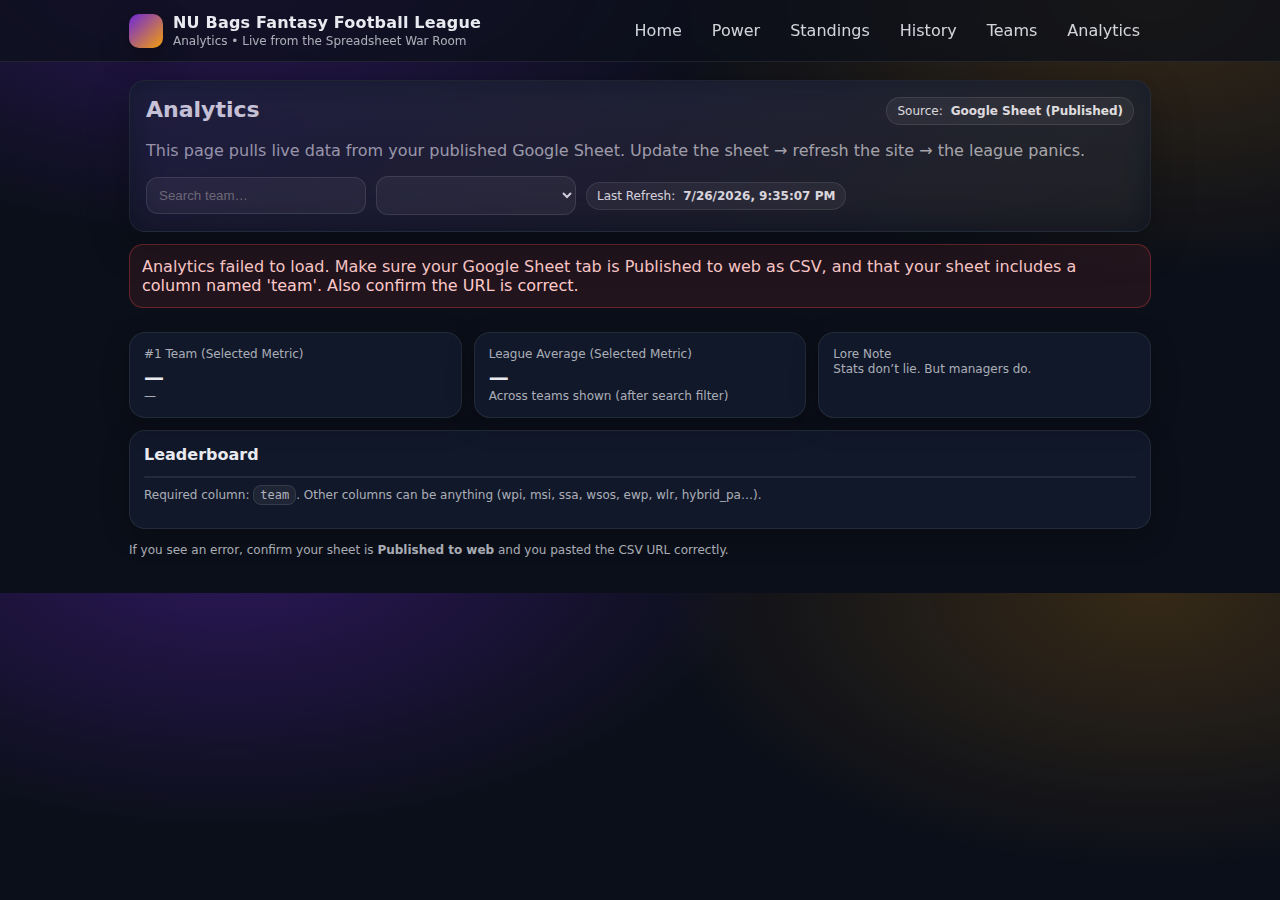
<file: analytics.html>
<!doctype html>
<html lang="en">
<head>
  <meta charset="UTF-8"/>
  <meta name="viewport" content="width=device-width, initial-scale=1.0"/>
  <title>NUBFFL — Analytics</title>
  <link rel="stylesheet" href="assets/styles.css"/>
  <style>
    .controls{display:flex;gap:10px;flex-wrap:wrap;align-items:center;margin-top:12px}
    .input{
      padding:10px 12px;border-radius:12px;
      background:rgba(255,255,255,.06);
      border:1px solid rgba(255,255,255,.12);
      color:var(--text); min-width:220px;
      outline:none;
    }
    .select{min-width:200px}
    .kpis{display:grid;grid-template-columns:repeat(auto-fit,minmax(220px,1fr));gap:12px;margin-top:12px}
    .kpi-title{font-size:12px;color:var(--muted)}
    .kpi-value{font-size:20px;font-weight:900;margin-top:4px}
    .small{font-size:12px}
    .note{white-space:pre-wrap;line-height:1.35}
  </style>
</head>

<body data-page="analytics">
  <nav class="nav">
    <div class="nav-inner">
      <div class="brand">
        <div class="badge"></div>
        <div>
          <div class="brand-title">NU Bags Fantasy Football League</div>
          <div class="brand-sub">Analytics • Live from the Spreadsheet War Room</div>
        </div>
      </div>
      <div class="links">
        <a class="link" href="index.html">Home</a>
        <a class="link" href="power-rankings.html">Power</a>
        <a class="link" href="standings.html">Standings</a>
        <a class="link" href="history.html">History</a>
        <a class="link" href="teams.html">Teams</a>
        <a class="link" href="analytics.html">Analytics</a>
      </div>
    </div>
  </nav>

  <main class="container">
    <section class="hero">
      <div class="hero-title">
        <h1>Analytics</h1>
        <div class="pill">Source: <b id="srcLabel">Google Sheet (Published)</b></div>
      </div>
      <p class="muted">
        This page pulls live data from your published Google Sheet.
        Update the sheet → refresh the site → the league panics.
      </p>

      <div class="controls">
        <input id="search" class="input" placeholder="Search team…"/>
        <select id="metric" class="input select"></select>
        <span class="pill">Last Refresh: <b id="refreshTime">—</b></span>
      </div>
    </section>

    <div id="errorBox" class="error" style="display:none;"></div>

    <section class="kpis">
      <div class="card">
        <div class="kpi-title">#1 Team (Selected Metric)</div>
        <div id="topTeam" class="kpi-value">—</div>
        <div id="topVal" class="muted small">—</div>
      </div>
      <div class="card">
        <div class="kpi-title">League Average (Selected Metric)</div>
        <div id="avgVal" class="kpi-value">—</div>
        <div class="muted small">Across teams shown (after search filter)</div>
      </div>
      <div class="card">
        <div class="kpi-title">Lore Note</div>
        <div class="note muted small">Stats don’t lie. But managers do.</div>
      </div>
    </section>

    <section class="card" style="margin-top:12px;">
      <h2 class="section-title">Leaderboard</h2>
      <table class="table">
        <thead id="thead"></thead>
        <tbody id="tbody"></tbody>
      </table>
      <p class="muted small" style="margin-top:10px;">
        Required column: <code>team</code>. Other columns can be anything (wpi, msi, ssa, wsos, ewp, wlr, hybrid_pa…).
      </p>
    </section>

    <footer class="footer muted">
      If you see an error, confirm your sheet is <b>Published to web</b> and you pasted the CSV URL correctly.
    </footer>
  </main>

  <script>
    // ✅ PASTE your published CSV URL here
    // Example format:
    // https://docs.google.com/spreadsheets/d/e/XXXXX/pub?output=csv&gid=123456789
    const SHEET_CSV_URL = "https://docs.google.com/spreadsheets/d/e/2PACX-1vSIVNZsrdy0NNNJffkyevyv137lGtlhMKcy-jZOO4acL_iMKRpcAUuRZW0zTNFPs9v2aYijw74LRTmf/pub?gid=906872024&single=true&output=csv";

    document.getElementById("refreshTime").textContent = new Date().toLocaleString();

    function parseCSV(text){
      const rows = [];
      let row = [], field = "", inQuotes = false;
      for (let i=0;i<text.length;i++){
        const c = text[i], n = text[i+1];
        if (c === '"'){
          if (inQuotes && n === '"'){ field += '"'; i++; }
          else inQuotes = !inQuotes;
        } else if (c === ',' && !inQuotes){
          row.push(field); field = "";
        } else if ((c === '\n' || c === '\r') && !inQuotes){
          if (field.length || row.length){ row.push(field); rows.push(row); }
          field = ""; row = [];
          if (c === '\r' && n === '\n') i++;
        } else {
          field += c;
        }
      }
      if (field.length || row.length){ row.push(field); rows.push(row); }
      return rows;
    }

    function normalizeHeader(h){
      return (h || "").trim().toLowerCase().replace(/\s+/g, "_");
    }

    function num(x){
      const v = Number(String(x ?? "").replace(/[^0-9.\-]/g,""));
      return Number.isFinite(v) ? v : null;
    }

    let allRows = [];
    let headers = [];

    function buildMetricDropdown(){
      const allowed = ["wsos","fsi+","wlr","cs","wpi"];
      const metricSel = document.getElementById("metric");
      metricSel.innerHTML = "";

      // All columns except team are metrics
      const metrics = headers.filter(h => h !== "team");
      // Default preferences if present
      const preferred = ["wpi","msi","ssa","wsos","ewp","wlr","hybrid_pa","hybridpa"];
      metrics.sort((a,b)=>{
        const ai = preferred.indexOf(a), bi = preferred.indexOf(b);
        if (ai === -1 && bi === -1) return a.localeCompare(b);
        if (ai === -1) return 1;
        if (bi === -1) return -1;
        return ai - bi;
      });

      metrics.forEach(m=>{
        const opt = document.createElement("option");
        opt.value = m;
        opt.textContent = m.replaceAll("_"," ").toUpperCase();
        metricSel.appendChild(opt);
      });

      // choose first metric, fallback
      if (!metricSel.value && metrics.length) metricSel.value = metrics[0];
    }

    function renderTable(){
      const q = document.getElementById("search").value.trim().toLowerCase();
      const metric = document.getElementById("metric").value;

      const filtered = allRows
        .filter(r => r.team && r.team.toLowerCase().includes(q))
        .map(r => ({...r, _metric: num(r[metric])}))
        .filter(r => r._metric !== null);

      filtered.sort((a,b)=> b._metric - a._metric);

      // KPIs
      const top = filtered[0];
      document.getElementById("topTeam").textContent = top ? top.team : "—";
      document.getElementById("topVal").textContent = top ? `${metric.toUpperCase()}: ${top._metric.toFixed(2)}` : "—";

      const avg = filtered.length
        ? (filtered.reduce((s,r)=> s + r._metric, 0) / filtered.length)
        : null;
      document.getElementById("avgVal").textContent = avg === null ? "—" : avg.toFixed(2);

      // table head (Team + selected metric + a few commonly interesting ones if they exist)
      const extras = ["wpi","msi","ssa","wsos","ewp","wlr","hybrid_pa","hybridpa"]
        .filter(h => h !== metric && headers.includes(h));

      const showCols = ["team", metric, ...extras.slice(0,4)];
      const thead = document.getElementById("thead");
      thead.innerHTML = `
        <tr>
          <th>#</th>
          ${showCols.map(c => `<th>${c === "team" ? "Team" : c.replaceAll("_"," ").toUpperCase()}</th>`).join("")}
        </tr>
      `;

      const tbody = document.getElementById("tbody");
      tbody.innerHTML = "";
      filtered.forEach((r, idx)=>{
        const tr = document.createElement("tr");
        tr.innerHTML = `
          <td>${idx+1}</td>
          ${showCols.map(c=>{
            if (c === "team") return `<td><b>${r.team}</b></td>`;
            const v = num(r[c]);
            return `<td>${v === null ? "—" : v.toFixed(2)}</td>`;
          }).join("")}
        `;
        tbody.appendChild(tr);
      });
    }

    async function init(){
      try{
        if (!SHEET_CSV_URL || SHEET_CSV_URL.includes("PASTE_YOUR")) {
          throw new Error("Missing SHEET_CSV_URL");
        }

        const res = await fetch(SHEET_CSV_URL, { cache: "no-store" });
        if (!res.ok) throw new Error("Fetch failed");
        const csv = await res.text();

        const rows = parseCSV(csv);
        if (!rows.length) throw new Error("No data");

        headers = rows[0].map(normalizeHeader);
        const teamIdx = headers.indexOf("team");
        if (teamIdx === -1) throw new Error("No 'team' column found");

        allRows = rows.slice(1)
          .filter(r => r.some(x => String(x||"").trim() !== ""))
          .map(r=>{
            const obj = {};
            headers.forEach((h,i)=> obj[h] = (r[i] ?? "").trim());
            return obj;
          })
          .filter(o => o.team);

        buildMetricDropdown();
        renderTable();

        document.getElementById("search").addEventListener("input", renderTable);
        document.getElementById("metric").addEventListener("change", renderTable);

      }catch(e){
        console.error(e);
        const box = document.getElementById("errorBox");
        box.style.display = "block";
        box.textContent =
          "Analytics failed to load. Make sure your Google Sheet tab is Published to web as CSV, " +
          "and that your sheet includes a column named 'team'. Also confirm the URL is correct.";
      }
    }

    init();
  </script>
</body>
</html>
</file>
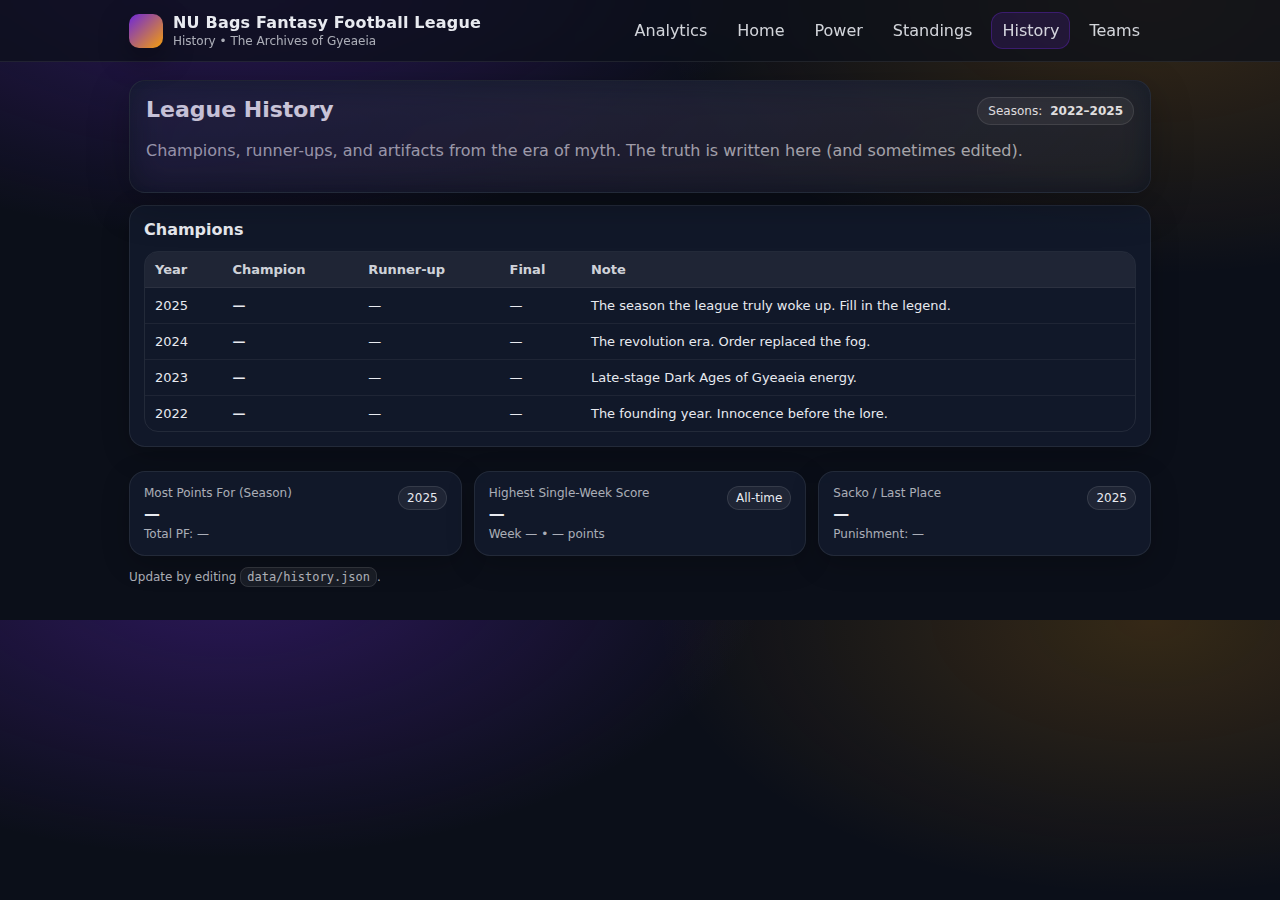
<file: history.html>
<!doctype html>
<html lang="en">
<head>
  <meta charset="UTF-8"/>
  <meta name="viewport" content="width=device-width, initial-scale=1.0"/>
  <title>NUBFFL — History</title>
  <link rel="stylesheet" href="assets/styles.css"/>
</head>
<body data-page="history">
  <nav class="nav">
    <div class="nav-inner">
      <div class="brand">
        <div class="badge"></div>
        <div>
          <div class="brand-title">NU Bags Fantasy Football League</div>
          <div class="brand-sub">History • The Archives of Gyeaeia</div>
        </div>
      </div>
      <div class="links">
        <a class="link" href="analytics.html">Analytics</a>
        <a class="link" href="index.html">Home</a>
        <a class="link" href="power-rankings.html">Power</a>
        <a class="link" href="standings.html">Standings</a>
        <a class="link" href="history.html">History</a>
        <a class="link" href="teams.html">Teams</a>
      </div>
    </div>
  </nav>

  <main class="container">
    <section class="hero">
      <div class="hero-title">
        <h1>League History</h1>
        <div class="pill">Seasons: <b id="hRange">—</b></div>
      </div>
      <p class="muted">
        Champions, runner-ups, and artifacts from the era of myth. The truth is written here (and sometimes edited).
      </p>
    </section>

    <div id="errorBox" class="error" style="display:none;"></div>

    <section class="card">
      <h2 class="section-title">Champions</h2>
      <table class="table">
        <thead>
          <tr>
            <th>Year</th>
            <th>Champion</th>
            <th>Runner-up</th>
            <th>Final</th>
            <th>Note</th>
          </tr>
        </thead>
        <tbody id="champBody"></tbody>
      </table>
    </section>

    <section class="grid" id="awards" style="margin-top:12px;"></section>

    <footer class="footer muted">
      Update by editing <code>data/history.json</code>.
    </footer>
  </main>

  <script src="assets/app.js"></script>
</body>
</html>
</file>
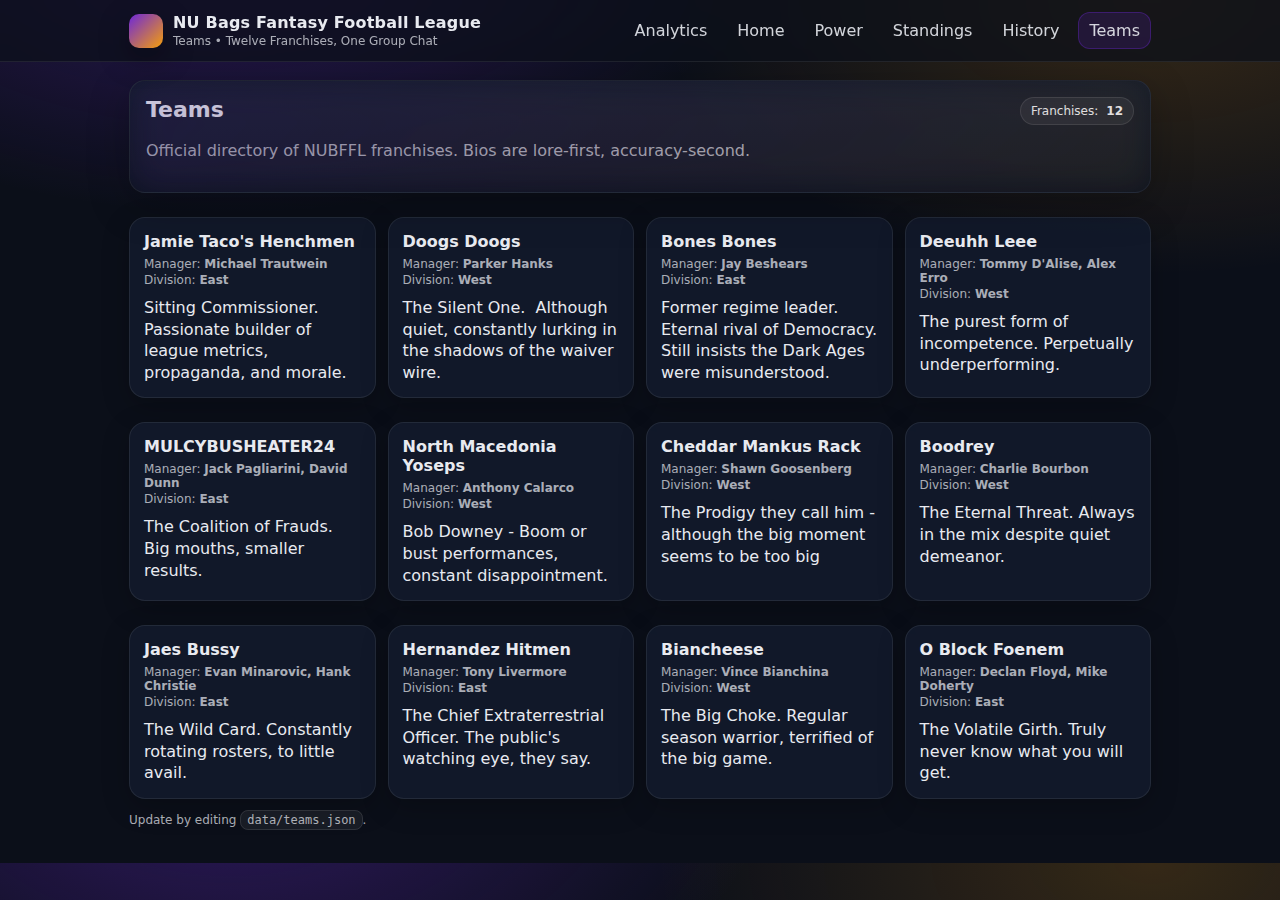
<file: teams.html>
<!doctype html>
<html lang="en">
<head>
  <meta charset="UTF-8"/>
  <meta name="viewport" content="width=device-width, initial-scale=1.0"/>
  <title>NUBFFL — Teams</title>
  <link rel="stylesheet" href="assets/styles.css"/>
</head>
<body data-page="teams">
  <nav class="nav">
    <div class="nav-inner">
      <div class="brand">
        <div class="badge"></div>
        <div>
          <div class="brand-title">NU Bags Fantasy Football League</div>
          <div class="brand-sub">Teams • Twelve Franchises, One Group Chat</div>
        </div>
      </div>
      <div class="links">
        <a class="link" href="analytics.html">Analytics</a>
        <a class="link" href="index.html">Home</a>
        <a class="link" href="power-rankings.html">Power</a>
        <a class="link" href="standings.html">Standings</a>
        <a class="link" href="history.html">History</a>
        <a class="link" href="teams.html">Teams</a>
      </div>
    </div>
  </nav>

  <main class="container">
    <section class="hero">
      <div class="hero-title">
        <h1>Teams</h1>
        <div class="pill">Franchises: <b>12</b></div>
      </div>
      <p class="muted">Official directory of NUBFFL franchises. Bios are lore-first, accuracy-second.</p>
    </section>

    <div id="errorBox" class="error" style="display:none;"></div>

    <section id="teamsGrid" class="grid"></section>

    <footer class="footer muted">
      Update by editing <code>data/teams.json</code>.
    </footer>
  </main>

  <script src="assets/app.js"></script>
</body>
</html>
</file>
<file: assets/styles.css>
:root{
  --bg:#070a12;
  --card:#0f1730;
  --panel:#0b1022;
  --text:#f1f3f9;
  --muted:rgba(241,243,249,.72);
  --border:rgba(255,255,255,.10);

  --purple-main: #4b2e83;     /* Northwestern purple */
  --purple-soft: #ede9f6;     /* light lavender */
  --purple-border: #d6cdee;   /* soft border */
  --purple-hover: #5f3aa6;
}

}

body{
  background: #ffffff;
  color: #1a1a1a;
}


.hero{
  position: relative;
  overflow: hidden;
}

.hero:before{
  content:"";
  position:absolute;
  inset:-2px;
  background:
    linear-gradient(135deg, rgba(75,46,131,.45), rgba(202,166,75,.18));
  filter: blur(18px);
  opacity:.55;
  pointer-events:none;
}

.badge{
  background: linear-gradient(135deg, var(--purple2), var(--gold2));
}

.card{
  background: #ffffff;
  border: 2px solid var(--purple-border);
  border-radius: 16px;
  padding: 16px;
  box-shadow: 0 8px 24px rgba(75,46,131,.08);
}

.card:hover{
  border-color: var(--purple-main);
  box-shadow: 0 12px 32px rgba(75,46,131,.14);
}

.table tr:hover td{
  background: rgba(255,255,255,.03);
}

:root{
  --bg:#0b0f19;
  --card:#121a2b;
  --panel:#0c1220;
  --text:#e8eaf0;
  --muted:rgba(232,234,240,.72);
  --border:rgba(255,255,255,.10);
  --purple:#6d28d9;
  --gold:#f59e0b;
  --blue:#3b82f6;
  --red:#ef4444;
  --radius:16px;
}

*{box-sizing:border-box}
body{
  margin:0;
  font-family: ui-sans-serif, system-ui, -apple-system, Segoe UI, Roboto, Helvetica, Arial;
  color:var(--text);
  background:
    radial-gradient(900px 500px at 18% -10%, rgba(109,40,217,.35), transparent 60%),
    radial-gradient(900px 500px at 90% 0%, rgba(245,158,11,.18), transparent 55%),
    var(--bg);
}

a{color:inherit;text-decoration:none}
code{
  background:rgba(255,255,255,.06);
  border:1px solid rgba(255,255,255,.10);
  padding:2px 6px;
  border-radius:8px;
}

.nav{
  position:sticky;
  top:0;
  z-index:10;
  backdrop-filter: blur(10px);
  background: rgba(11,15,25,.72);
  border-bottom: 1px solid rgba(255,255,255,.08);
}
.nav-inner{
  max-width:1050px;
  margin:0 auto;
  padding:12px 14px;
  display:flex;
  align-items:center;
  justify-content:space-between;
  gap:12px;
  flex-wrap:wrap;
}

.brand{display:flex; align-items:center; gap:10px}
.badge{
  width:34px;height:34px;border-radius:10px;
  background: linear-gradient(135deg, rgba(109,40,217,1), rgba(245,158,11,1));
  box-shadow: 0 10px 30px rgba(0,0,0,.35);
}
.brand-title{font-weight:900; letter-spacing:.2px}
.brand-sub{font-size:12px; color:var(--muted); margin-top:2px}

.links{display:flex; gap:8px; flex-wrap:wrap}
.link{
  padding:8px 10px;
  border-radius:12px;
  border:1px solid transparent;
  color:rgba(232,234,240,.9);
}
.link:hover{background:rgba(255,255,255,.05); border-color:rgba(255,255,255,.08)}
.link.active{background:rgba(109,40,217,.16); border-color:rgba(109,40,217,.35)}

.container{max-width:1050px; margin:0 auto; padding:18px 14px 36px}

.hero{
  border:1px solid rgba(255,255,255,.08);
  border-radius: var(--radius);
  background: linear-gradient(180deg, rgba(18,26,43,.88), rgba(12,18,32,.88));
  padding:16px;
  box-shadow:0 12px 40px rgba(0,0,0,.25);
}
.hero-title{display:flex; align-items:flex-start; justify-content:space-between; gap:12px; flex-wrap:wrap}
h1{margin:0;font-size:22px}
h2{margin:0 0 10px; font-size:16px}
.section-title{margin:0 0 12px; font-size:16px}
.muted{color:var(--muted)}

.pill{
  display:inline-flex; align-items:center; gap:8px;
  font-size:12px;
  padding:6px 10px;
  border-radius:999px;
  background:rgba(255,255,255,.06);
  border:1px solid rgba(255,255,255,.10);
}

.card{
  margin-top:12px;
  background: rgba(18,26,43,.90);
  border:1px solid rgba(255,255,255,.08);
  border-radius: var(--radius);
  padding:14px;
  box-shadow:0 8px 28px rgba(0,0,0,.22);
}

.grid{
  display:grid;
  grid-template-columns: repeat(auto-fit, minmax(240px, 1fr));
  gap:12px;
  margin-top:12px;
}

.stack{display:flex; flex-direction:column; gap:10px; margin-top:12px}

.rank-row{
  background: rgba(12,18,32,.92);
  border:1px solid rgba(255,255,255,.08);
  border-radius: 14px;
  padding:12px;
}
.rank-top{display:flex; align-items:center; justify-content:space-between; gap:10px; flex-wrap:wrap}
.rank-name{font-weight:900}
.rank-meta{margin-top:6px; display:flex; gap:10px; flex-wrap:wrap; font-size:12px; color:var(--muted)}
.rank-notes{margin-top:8px; white-space:pre-wrap; line-height:1.35}

.chip{
  font-size:12px;
  padding:4px 8px;
  border-radius:999px;
  background:rgba(255,255,255,.06);
  border:1px solid rgba(255,255,255,.10);
}
.delta.up{border-color: rgba(34,197,94,.35); background: rgba(34,197,94,.10)}
.delta.down{border-color: rgba(239,68,68,.35); background: rgba(239,68,68,.10)}
.delta.flat{border-color: rgba(59,130,246,.35); background: rgba(59,130,246,.10)}

.table{
  width:100%;
  border-collapse:separate;
  border-spacing:0;
  border-radius:14px;
  overflow:hidden;
  border:1px solid rgba(255,255,255,.08);
}
.table th,.table td{
  text-align:left;
  padding:10px 10px;
  border-bottom:1px solid rgba(255,255,255,.06);
  font-size:13px;
}
.table th{background:rgba(255,255,255,.06); color:rgba(232,234,240,.9)}
.table tr:last-child td{border-bottom:none}

.error{
  margin-top:12px;
  padding:12px;
  border-radius:14px;
  background: rgba(239,68,68,.10);
  border:1px solid rgba(239,68,68,.35);
  color:#fecaca;
}

.footer{margin-top:14px; font-size:12px}

.logo{
  width: 42px;
  height: 42px;
  object-fit: contain;
  border-radius: 12px;
  background: rgba(255,255,255,.08);
  border: 1px solid rgba(255,255,255,.12);
  padding: 6px;
}
</file>
